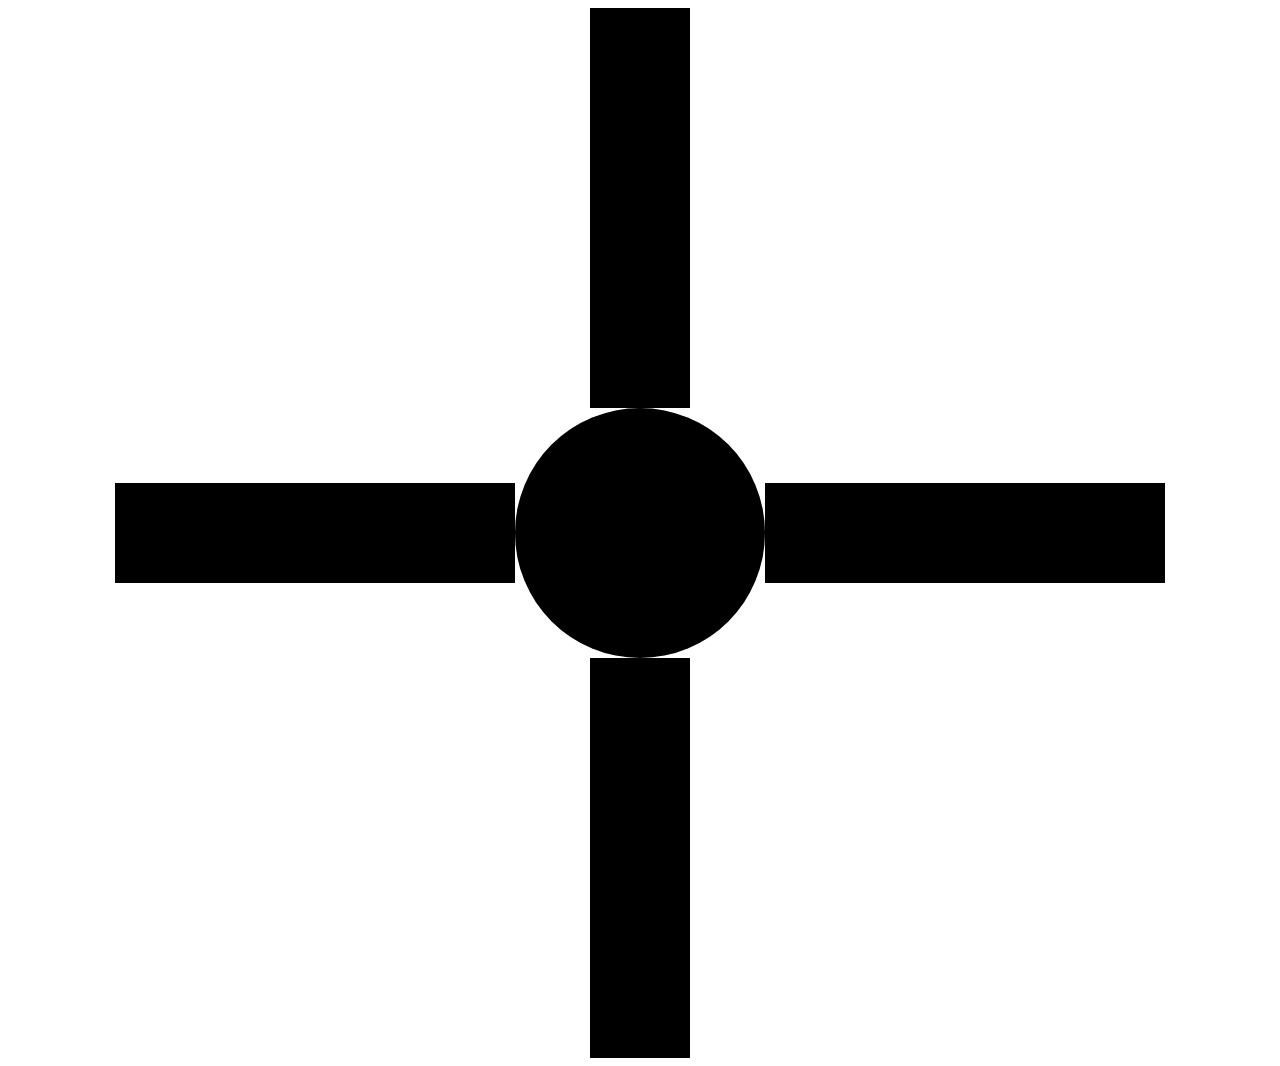
<file: gurjot.html>
<!DOCTYPE html>
<html>
    <head>
        <title>gurjot</title>
        <style>
           #circle{
            height: 250px;
            width:250px;
            background-color:black;
            border-radius: 400px;
            
            
            
           }
           .wing{
            background-color: black;
            width:400px;
            height: 100px;
           }
           .horizontal{
            display: flex;
            align-items: center;
           }
            .wing2{
            background-color: black;
            width:100px;
            height: 400px;
           }
           .vertical{
            display: flex;
            flex-direction: column;
            align-items: center;
           
            
            
           }
           .fan{
           
animation: fanr 1s infinite linear;
           }
          

           @keyframes fanr {
          from{
            transform: rotate(0deg);
          }
          to{
            transform: rotate(359deg);
          }
           }
          
        </style>
        <script>
  
        </script>   
    </head>
    <body>
        <div class="fan">
        <div class="vertical">
<div class="wing2"></div>
        <div class="horizontal">
            <div class="wing"></div>
            <div id="circle"></div>
        
        <div class="wing"></div>
        </div>
        
        <div class="wing2"></div>
        </div>
        
        </div>
        
    </body>
</html>
</file>
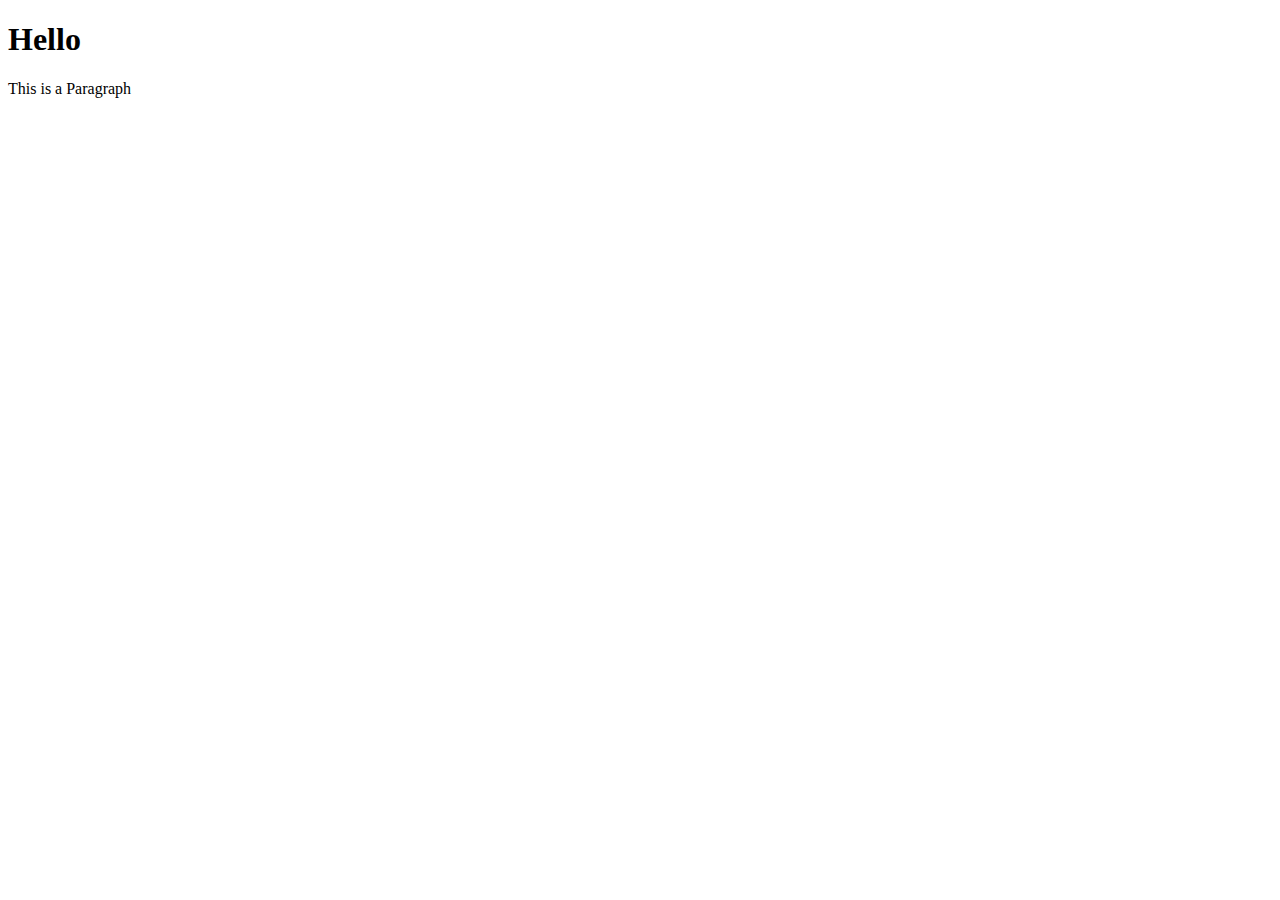
<file: jquery.html>
<!DOCTYPE html>
<html>

<head>
    <title>The jQuery Local Example</title>
    <script type="text/javascript" src="./jquery//jquery.js">
    </script>
    <script type="text/javascript">
        $(document).ready(function () {
        
            $(".para").click(function () {
                
                $("h1").fadeIn("1000")
            });
           $("h1").click(function(){
            $("h1").fadeOut("1000")
           });
        })
    </script>
</head>

<body>
    <h1 class="heading1">Hello</h1>
    <p class="para">This is a Paragraph</p>
</body>

</html>
</file>
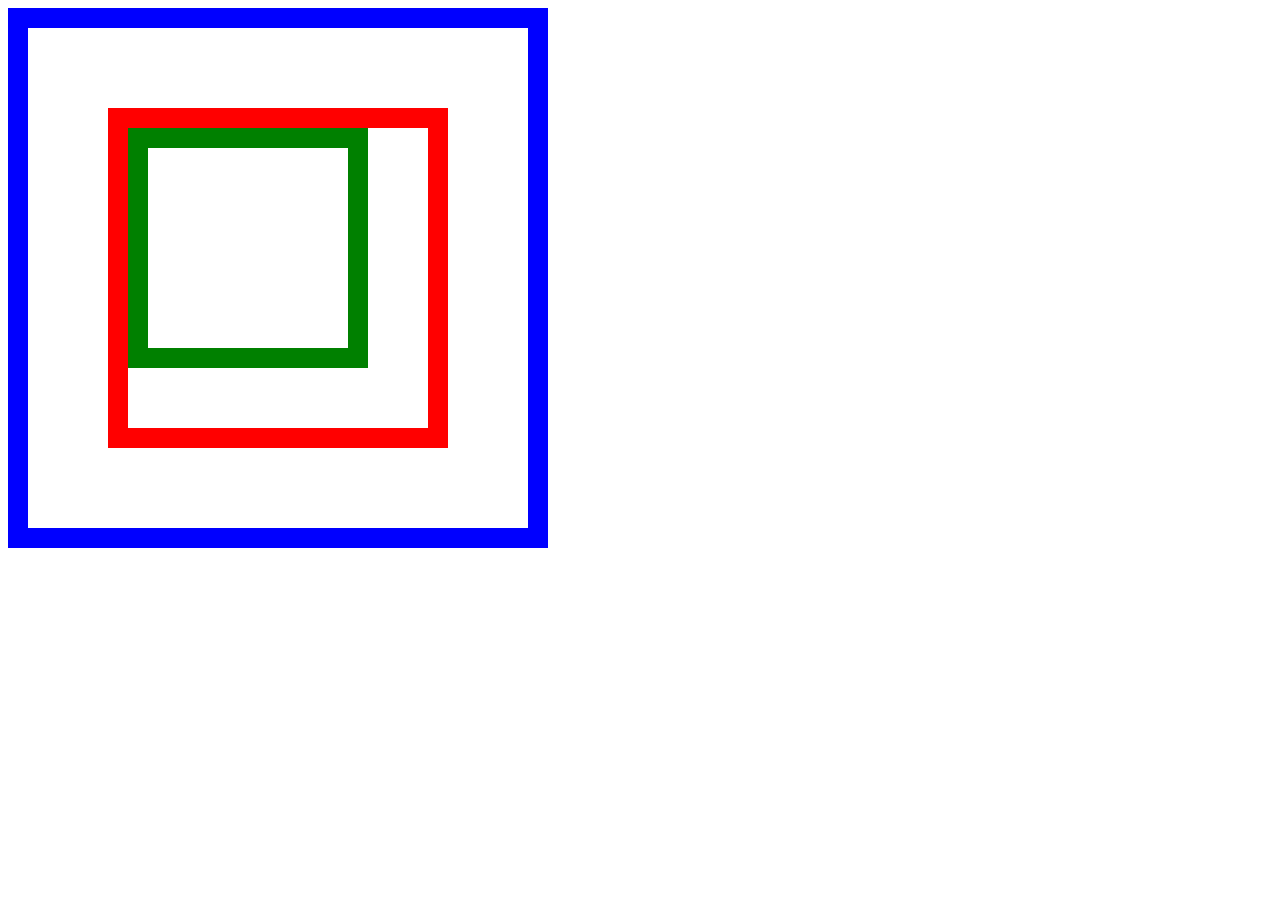
<file: test.html>
<!DOCTYPE html>
<html>
    <head>
<title>practive</title>
<Style>
.outer{
height: 500px;
    width: 500px;
    border: 20px solid blue;
    display: flex;
    justify-content: center;
    align-items: center;
}
.inner{
    height: 300px;
    width: 300px;
border: 20px solid red;
   

}
.innerest{
     height: 200px;
    width: 200px;
border: 20px solid green;

}
.rotateStraight{
    animation: onceRotate 2s linear;
}
.rotate063{
animation: onceRotate2 2s linear;
}
@keyframes onceRotate{
    from{
        transform: rotate(0deg);
    }
    to{
        transform: rotate(360deg);
    }
}
@keyframes onceRotate2{
    from{
        transform: rotate(360deg);
    }
    to{
        transform: rotate(0deg);
    }
}
</Style>

    </head>
    <body>
<div class="outer" >
    
    <div class="inner" >
        
        <div class="innerest" >

        </div>
    
    </div>

</div>
    </body>
    <script>
        const outer = document.querySelector(".outer");
        const inner = document.querySelector(".inner");
        const innerest = document.querySelector(".inner");
        outer.addEventListener("mouseover", () => {
            outer.classList.add("rotateStraight");
            inner.classList.remove("rotateStraight");
            inner.classList.add("rotate063");

        })
          inner.addEventListener("mouseover", () => {
            inner.classList.remove("rotate063");
                inner.classList.add("rotateStraight");
            
                innerest.classList.add("rotate063");

            })
             innerest.addEventListener("mouseover", () => {
                  innerest.classList.remove("rotate063");
                    innerest.classList.add("rotatStraight");

                })

    </script>
</html>
</file>
